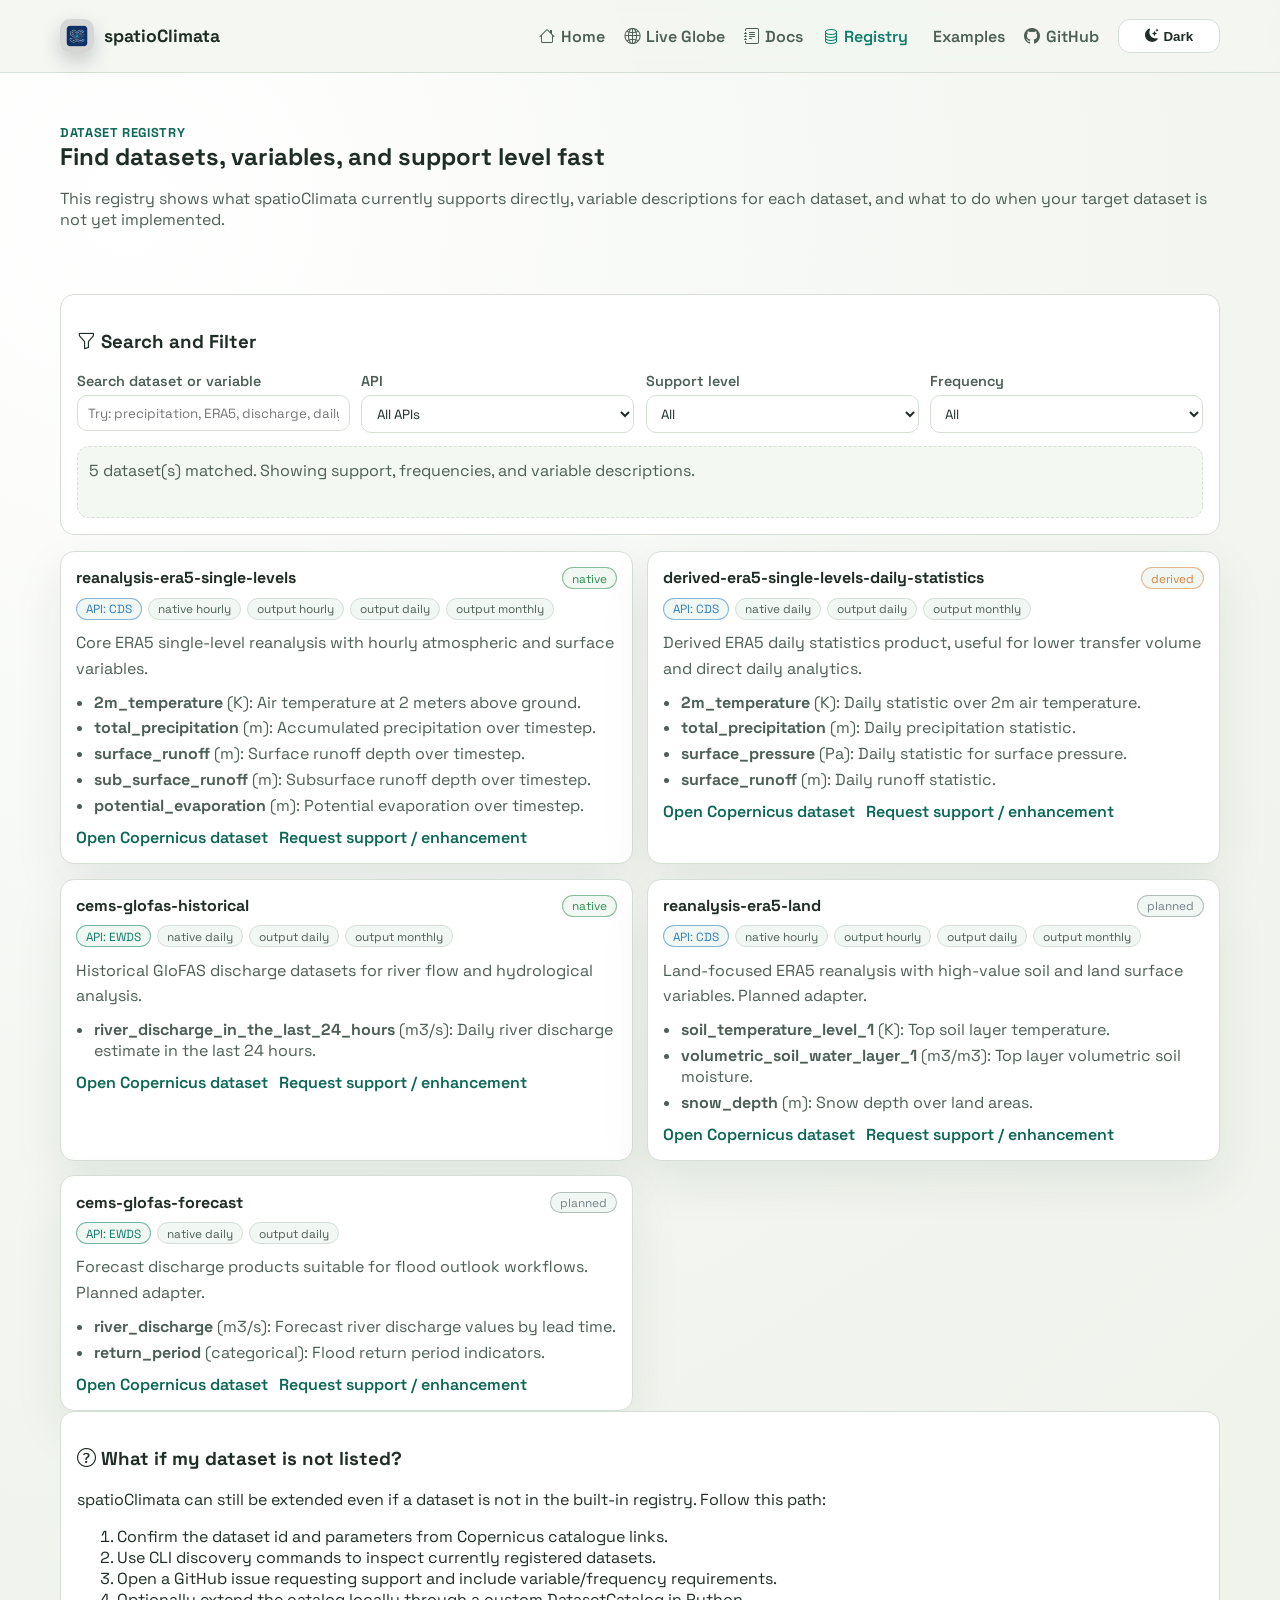
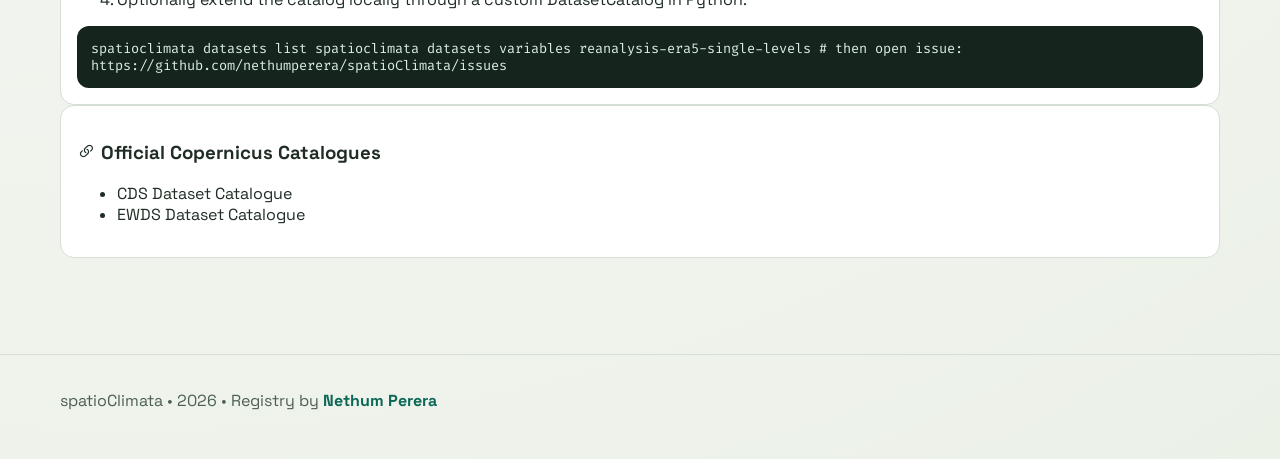
<file: website/pages/registry.html>
<!doctype html>
<html lang="en">
  <head>
    <meta charset="UTF-8" />
    <meta name="viewport" content="width=device-width, initial-scale=1.0" />
    <title>spatioClimata Dataset Registry</title>
    <meta
      name="description"
      content="Searchable spatioClimata dataset registry with variable descriptions, support status, and frequency capabilities."
    />
    <link rel="preconnect" href="https://fonts.googleapis.com" />
    <link rel="preconnect" href="https://fonts.gstatic.com" crossorigin />
    <link
      href="https://fonts.googleapis.com/css2?family=Fira+Code:wght@400;500&family=Space+Grotesk:wght@400;500;600;700&display=swap"
      rel="stylesheet"
    />
    <link
      rel="stylesheet"
      href="https://cdn.jsdelivr.net/npm/bootstrap-icons@1.11.3/font/bootstrap-icons.min.css"
    />
    <link rel="icon" type="image/png" href="../assets/images/logo.png" />
    <link rel="stylesheet" href="../assets/css/style.css" />
  </head>
  <body>
    <header class="site-header">
      <div class="container header-inner">
        <a class="brand" href="../index.html">
          <span class="brand-mark"></span>
          <span>spatioClimata</span>
        </a>
        <nav class="nav">
          <a href="../index.html"><i class="bi bi-house"></i>Home</a>
          <a href="globe.html"><i class="bi bi-globe2"></i>Live Globe</a>
          <a href="docs.html"><i class="bi bi-journal-text"></i>Docs</a>
          <a class="active" href="registry.html"><i class="bi bi-database"></i>Registry</a>
          <a href="examples.html"><i class="bi bi-flask"></i>Examples</a>
          <a href="https://github.com/nethumperera/spatioClimata" target="_blank" rel="noreferrer"><i class="bi bi-github"></i>GitHub</a>
          <button class="btn btn-outline theme-toggle" type="button" data-theme-toggle aria-label="Toggle dark mode">
            <i class="bi bi-moon-stars-fill"></i>
            <span data-theme-label>Dark</span>
          </button>
        </nav>
      </div>
    </header>

    <main>
      <section class="page-banner">
        <div class="container" data-reveal>
          <div class="eyebrow">Dataset Registry</div>
          <h1>Find datasets, variables, and support level fast</h1>
          <p class="section-lead">
            This registry shows what spatioClimata currently supports directly, variable descriptions for each dataset,
            and what to do when your target dataset is not yet implemented.
          </p>
        </div>
      </section>

      <section class="section" style="padding-top: 0">
        <div class="container">
          <article class="doc-item" data-reveal>
            <h3><i class="bi bi-funnel"></i> Search and Filter</h3>
            <div class="registry-toolbar">
              <div>
                <label for="registrySearch">Search dataset or variable</label>
                <input
                  id="registrySearch"
                  class="input"
                  type="text"
                  placeholder="Try: precipitation, ERA5, discharge, daily"
                />
              </div>
              <div>
                <label for="registryApi">API</label>
                <select id="registryApi" class="input">
                  <option value="all">All APIs</option>
                  <option value="cds">CDS</option>
                  <option value="ewds">EWDS</option>
                </select>
              </div>
              <div>
                <label for="registrySupport">Support level</label>
                <select id="registrySupport" class="input">
                  <option value="all">All</option>
                  <option value="native">Native support</option>
                  <option value="derived">Derived support</option>
                  <option value="planned">Planned</option>
                </select>
              </div>
              <div>
                <label for="registryFrequency">Frequency</label>
                <select id="registryFrequency" class="input">
                  <option value="all">All</option>
                  <option value="hourly">Hourly</option>
                  <option value="daily">Daily</option>
                  <option value="monthly">Monthly</option>
                </select>
              </div>
            </div>
            <div class="result-panel" id="registrySummary">Loading registry...</div>
          </article>

          <section id="registryContainer" class="registry-grid" data-reveal></section>

          <article class="doc-item" data-reveal>
            <h3><i class="bi bi-question-circle"></i> What if my dataset is not listed?</h3>
            <p>
              spatioClimata can still be extended even if a dataset is not in the built-in registry. Follow this path:
            </p>
            <ol>
              <li>Confirm the dataset id and parameters from Copernicus catalogue links.</li>
              <li>Use CLI discovery commands to inspect currently registered datasets.</li>
              <li>Open a GitHub issue requesting support and include variable/frequency requirements.</li>
              <li>Optionally extend the catalog locally through a custom DatasetCatalog in Python.</li>
            </ol>
            <div class="code">spatioclimata datasets list
spatioclimata datasets variables reanalysis-era5-single-levels
# then open issue: https://github.com/nethumperera/spatioClimata/issues</div>
          </article>

          <article class="doc-item" data-reveal>
            <h3><i class="bi bi-link-45deg"></i> Official Copernicus Catalogues</h3>
            <ul>
              <li><a href="https://cds.climate.copernicus.eu/datasets" target="_blank" rel="noreferrer">CDS Dataset Catalogue</a></li>
              <li><a href="https://ewds.climate.copernicus.eu/datasets" target="_blank" rel="noreferrer">EWDS Dataset Catalogue</a></li>
            </ul>
          </article>
        </div>
      </section>
    </main>

    <footer class="footer">
      <div class="container">
        <p>
          spatioClimata • <span data-year></span> • Registry by
          <a href="https://nethumperera.github.io/portfolio/" target="_blank" rel="noreferrer">Nethum Perera</a>
        </p>
      </div>
    </footer>

    <script src="../assets/js/main.js"></script>
  </body>
</html>
</file>
<file: website/assets/css/style.css>
:root {
  --bg-top: #ffffff;
  --bg-mid: #f3f6f1;
  --bg-bottom: #ecf1e8;
  --bg: #f3f6f1;
  --surface: #ffffff;
  --surface-soft: #eef4ea;
  --surface-deep: #13211b;
  --ink: #1f2d25;
  --ink-soft: #4d5f54;
  --accent: #0e7c68;
  --accent-strong: #0c6756;
  --accent-warm: #d98035;
  --accent-cool: #2e7dbd;
  --line: #d6dfd5;
  --success: #2d8a4f;
  --shadow: 0 20px 50px rgba(15, 40, 25, 0.08);
  --header-bg: rgba(243, 246, 241, 0.88);
  --hero-card-bg: linear-gradient(155deg, #16271f, #183129 70%);
  --hero-card-ink: #dceee5;
  --code-bg: #15241d;
  --code-ink: #dcf0e5;
  --result-bg: #f4f8f2;
  --tag-bg: #f1f7f2;
  --metric-bg: linear-gradient(150deg, #fbfffa, #f1f7ef);
  --stat-bg: rgba(255, 255, 255, 0.8);
  --timeline-bg: linear-gradient(150deg, #ffffff, #eef4ea);
  --logo-filter: brightness(0.86) contrast(0.96) saturate(0.9);
}

html {
  color-scheme: light;
}

html[data-theme="dark"] {
  color-scheme: dark;
  --bg-top: #141c19;
  --bg-mid: #101714;
  --bg-bottom: #0b1210;
  --bg: #101714;
  --surface: #17231e;
  --surface-soft: #1c2c25;
  --surface-deep: #0f1915;
  --ink: #e6f2eb;
  --ink-soft: #a7b9b0;
  --accent: #40b9a0;
  --accent-strong: #5ed4b8;
  --accent-warm: #f0a66a;
  --accent-cool: #8abfff;
  --line: #2c3d35;
  --success: #59c483;
  --shadow: 0 24px 52px rgba(0, 0, 0, 0.35);
  --header-bg: rgba(12, 18, 15, 0.84);
  --hero-card-bg: linear-gradient(160deg, #1b2f28, #12221d 72%);
  --hero-card-ink: #e2f4eb;
  --code-bg: #0f1815;
  --code-ink: #d6efe3;
  --result-bg: #131f1a;
  --tag-bg: #1b2b23;
  --metric-bg: linear-gradient(150deg, #1a2b24, #1e332a);
  --stat-bg: rgba(23, 35, 30, 0.92);
  --timeline-bg: linear-gradient(150deg, #1a2b24, #1f3129);
  --logo-filter: brightness(0.68) contrast(0.9) saturate(0.82);
}

* {
  box-sizing: border-box;
}

html,
body {
  margin: 0;
  padding: 0;
  background: radial-gradient(circle at 10% 10%, var(--bg-top) 0%, var(--bg-mid) 45%, var(--bg-bottom) 100%);
  color: var(--ink);
  font-family: "Space Grotesk", "Segoe UI", sans-serif;
  transition: background 0.3s ease, color 0.3s ease;
}

a {
  color: inherit;
  text-decoration: none;
}

.container {
  width: min(1160px, 92vw);
  margin: 0 auto;
}

.site-header {
  position: sticky;
  top: 0;
  z-index: 100;
  backdrop-filter: blur(10px);
  background: var(--header-bg);
  border-bottom: 1px solid var(--line);
}

.header-inner {
  display: flex;
  align-items: center;
  justify-content: space-between;
  min-height: 72px;
}

.brand {
  display: inline-flex;
  align-items: center;
  gap: 0.6rem;
  font-weight: 700;
  font-size: 1.1rem;
}

.brand-mark {
  width: 34px;
  height: 34px;
  border-radius: 10px;
  background-image: url("../images/logo.png");
  background-size: cover;
  background-position: center;
  box-shadow: 0 8px 20px rgba(6, 18, 40, 0.2);
  filter: var(--logo-filter);
  transition: filter 0.25s ease;
}

.nav {
  display: flex;
  align-items: center;
  gap: 1.2rem;
}

.nav a {
  color: var(--ink-soft);
  font-weight: 600;
}

.nav a:hover,
.nav a.active {
  color: var(--accent);
}

.nav a i {
  margin-right: 0.35rem;
}

.btn {
  display: inline-flex;
  align-items: center;
  justify-content: center;
  border-radius: 12px;
  font-weight: 700;
  padding: 0.7rem 1rem;
  border: 1px solid transparent;
  transition: all 0.2s ease;
}

.btn-primary {
  background: var(--accent);
  color: #fff;
}

.btn-primary:hover {
  background: var(--accent-strong);
  transform: translateY(-1px);
}

.btn-outline {
  border-color: var(--line);
  color: var(--ink);
  background: var(--surface);
}

.btn-outline.active {
  background: var(--accent);
  color: #fff;
  border-color: var(--accent);
}

.btn i {
  margin-right: 0.45rem;
}

.theme-toggle {
  min-width: 102px;
  padding: 0.55rem 0.75rem;
}

.theme-toggle i {
  margin-right: 0.35rem;
}

.hero {
  position: relative;
  padding: 5rem 0 3.8rem;
  overflow: hidden;
  background-image: url("../images/grid-overlay.svg");
  background-size: cover;
}

.hero::before,
.hero::after {
  content: "";
  position: absolute;
  border-radius: 50%;
  z-index: -1;
}

.hero::before {
  width: 540px;
  height: 540px;
  right: -180px;
  top: -170px;
  background: radial-gradient(circle at 35% 35%, rgba(14, 124, 104, 0.38), rgba(14, 124, 104, 0));
}

.hero::after {
  width: 420px;
  height: 420px;
  left: -160px;
  bottom: -140px;
  background: radial-gradient(circle at 30% 30%, rgba(217, 128, 53, 0.28), rgba(217, 128, 53, 0));
}

.hero-grid {
  display: grid;
  grid-template-columns: 1.15fr 1fr;
  gap: 2.3rem;
  align-items: center;
}

.eyebrow {
  color: var(--accent-strong);
  font-weight: 700;
  letter-spacing: 0.05em;
  text-transform: uppercase;
  font-size: 0.8rem;
}

.hero h1 {
  font-size: clamp(2rem, 4vw, 3.6rem);
  line-height: 1.05;
  margin: 0.7rem 0 1.1rem;
}

.hero h1 .accent {
  color: var(--accent-strong);
}

.hero p {
  color: var(--ink-soft);
  font-size: 1.08rem;
  line-height: 1.7;
  margin-bottom: 1.4rem;
}

.hero-actions {
  display: flex;
  align-items: center;
  gap: 0.7rem;
  flex-wrap: wrap;
}

.stat-row {
  margin-top: 1.2rem;
  display: grid;
  grid-template-columns: repeat(3, minmax(0, 1fr));
  gap: 0.7rem;
}

.stat {
  background: var(--stat-bg);
  border: 1px solid var(--line);
  border-radius: 14px;
  padding: 0.9rem;
  position: relative;
}

.stat b {
  display: block;
  font-size: 1.2rem;
}

.stat i {
  position: absolute;
  right: 10px;
  top: 10px;
  color: var(--accent);
  opacity: 0.8;
}

.hero-card {
  background: var(--hero-card-bg);
  color: var(--hero-card-ink);
  border-radius: 18px;
  box-shadow: var(--shadow);
  overflow: hidden;
}

.hero-card-header {
  display: flex;
  justify-content: space-between;
  align-items: center;
  border-bottom: 1px solid rgba(255, 255, 255, 0.12);
  padding: 0.9rem 1rem;
  font-size: 0.86rem;
}

.hero-card pre {
  margin: 0;
  padding: 1rem;
  overflow-x: auto;
  font-family: "Fira Code", "Consolas", monospace;
  font-size: 0.86rem;
  line-height: 1.6;
}

.section {
  padding: 4rem 0;
}

.section h2 {
  font-size: clamp(1.5rem, 2.7vw, 2.4rem);
  margin: 0 0 0.6rem;
}

.section-lead {
  color: var(--ink-soft);
  margin-bottom: 2rem;
}

.grid-3 {
  display: grid;
  grid-template-columns: repeat(3, minmax(0, 1fr));
  gap: 1rem;
}

.card {
  background: var(--surface);
  border: 1px solid var(--line);
  border-radius: 18px;
  padding: 1.2rem;
  box-shadow: var(--shadow);
}

.card .feature-head {
  display: flex;
  align-items: center;
  gap: 0.6rem;
}

.card .feature-head i {
  color: var(--accent);
  font-size: 1.1rem;
}

.card h3 {
  margin-top: 0;
  margin-bottom: 0.5rem;
}

.card p {
  margin: 0;
  color: var(--ink-soft);
  line-height: 1.7;
}

.timeline {
  display: grid;
  grid-template-columns: repeat(2, minmax(0, 1fr));
  gap: 1rem;
}

.timeline-item {
  background: var(--timeline-bg);
  border: 1px solid var(--line);
  border-radius: 16px;
  padding: 1rem;
}

.timeline-item .step {
  color: var(--accent);
  font-weight: 700;
  font-size: 0.84rem;
  text-transform: uppercase;
}

.timeline-item h3 i {
  color: var(--accent-cool);
  margin-right: 0.45rem;
}

.science-grid {
  display: grid;
  grid-template-columns: 1.2fr 0.8fr;
  gap: 1rem;
}

.chart-card {
  border-radius: 18px;
  background: var(--surface);
  border: 1px solid var(--line);
  box-shadow: var(--shadow);
  padding: 1rem;
}

.chart-card h3 {
  margin-top: 0;
}

.chart-wrap {
  width: 100%;
  min-height: 280px;
  height: 320px;
}

.science-controls {
  border-radius: 18px;
  background: var(--surface);
  border: 1px solid var(--line);
  box-shadow: var(--shadow);
  padding: 1rem;
}

.science-controls h3 {
  margin-top: 0;
}

.form-grid {
  display: grid;
  grid-template-columns: repeat(2, minmax(0, 1fr));
  gap: 0.6rem;
}

.form-grid .full {
  grid-column: 1 / -1;
}

.input {
  width: 100%;
  border: 1px solid var(--line);
  border-radius: 10px;
  background: var(--surface);
  padding: 0.55rem 0.65rem;
  color: var(--ink);
  font-family: inherit;
}

.input:focus {
  outline: 2px solid rgba(14, 124, 104, 0.25);
  border-color: var(--accent);
}

label {
  display: block;
  margin-bottom: 0.32rem;
  font-weight: 600;
  color: var(--ink-soft);
  font-size: 0.9rem;
}

.result-panel {
  margin-top: 0.8rem;
  background: var(--result-bg);
  border: 1px dashed var(--line);
  border-radius: 12px;
  padding: 0.7rem;
  color: var(--ink-soft);
  line-height: 1.6;
  min-height: 72px;
}

.metric-grid {
  margin-top: 1rem;
  display: grid;
  grid-template-columns: repeat(4, minmax(0, 1fr));
  gap: 0.7rem;
}

.metric {
  background: var(--metric-bg);
  border: 1px solid var(--line);
  border-radius: 14px;
  padding: 0.75rem;
  text-align: center;
}

.metric b {
  font-size: 1.2rem;
  display: block;
  color: var(--accent-strong);
}

.image-strip {
  margin-top: 1.2rem;
  display: grid;
  grid-template-columns: repeat(3, minmax(0, 1fr));
  gap: 0.8rem;
}

.image-card {
  background: var(--surface);
  border: 1px solid var(--line);
  border-radius: 16px;
  overflow: hidden;
  box-shadow: var(--shadow);
}

.image-card img {
  width: 100%;
  height: 170px;
  object-fit: cover;
  display: block;
}

.image-card .meta {
  padding: 0.8rem;
}

.image-card .meta h4 {
  margin: 0 0 0.4rem;
}

.image-card .meta p {
  margin: 0;
  color: var(--ink-soft);
}

.tag-list {
  display: flex;
  flex-wrap: wrap;
  gap: 0.45rem;
  margin-top: 0.6rem;
}

.tag {
  background: var(--tag-bg);
  border: 1px solid var(--line);
  border-radius: 999px;
  padding: 0.2rem 0.6rem;
  font-size: 0.78rem;
  color: var(--ink-soft);
}

.docs-accordion details {
  background: var(--surface);
  border: 1px solid var(--line);
  border-radius: 12px;
  padding: 0.75rem;
}

.docs-accordion details + details {
  margin-top: 0.6rem;
}

.docs-accordion summary {
  cursor: pointer;
  font-weight: 700;
}

.docs-accordion summary i {
  color: var(--accent);
  margin-right: 0.35rem;
}

.equation {
  margin-top: 0.7rem;
  background: var(--code-bg);
  color: var(--code-ink);
  border-radius: 12px;
  padding: 0.8rem;
  font-family: "Space Grotesk", "Segoe UI", sans-serif;
  font-size: 0.92rem;
  line-height: 1.55;
  overflow-x: auto;
}

.equation p {
  margin: 0 0 0.45rem;
}

.equation p:last-child {
  margin-bottom: 0;
}

.equation mjx-container {
  margin: 0.35rem 0 !important;
}

.cta {
  margin-top: 2.2rem;
  background: linear-gradient(130deg, #113b30, #175547);
  border-radius: 20px;
  color: #e8f4ef;
  padding: 1.6rem;
  display: flex;
  justify-content: space-between;
  align-items: center;
  gap: 1rem;
  flex-wrap: wrap;
}

.footer {
  margin-top: 2rem;
  border-top: 1px solid var(--line);
  padding: 1.2rem 0 2rem;
  color: var(--ink-soft);
}

.footer a {
  color: var(--accent-strong);
  font-weight: 700;
}

.page-banner {
  padding: 3.2rem 0 2rem;
}

.page-banner h1 {
  margin: 0 0 0.6rem;
}

.doc-list {
  display: grid;
  gap: 0.8rem;
}

.doc-item {
  background: var(--surface);
  border: 1px solid var(--line);
  border-radius: 14px;
  padding: 1rem;
}

.registry-toolbar {
  display: grid;
  grid-template-columns: repeat(4, minmax(0, 1fr));
  gap: 0.7rem;
}

.registry-grid {
  margin-top: 1rem;
  display: grid;
  grid-template-columns: repeat(2, minmax(0, 1fr));
  gap: 0.9rem;
}

.dataset-card {
  background: var(--surface);
  border: 1px solid var(--line);
  border-radius: 14px;
  box-shadow: var(--shadow);
  padding: 0.95rem;
}

.dataset-head {
  display: flex;
  align-items: start;
  justify-content: space-between;
  gap: 0.5rem;
}

.dataset-head h4 {
  margin: 0;
  font-size: 1rem;
}

.dataset-meta {
  margin-top: 0.55rem;
  display: flex;
  flex-wrap: wrap;
  gap: 0.4rem;
}

.badge {
  border-radius: 999px;
  border: 1px solid var(--line);
  padding: 0.15rem 0.55rem;
  font-size: 0.74rem;
  color: var(--ink-soft);
  background: var(--tag-bg);
}

.badge.api-cds {
  border-color: #2e7dbd88;
  color: #2e7dbd;
}

.badge.api-ewds {
  border-color: #0e7c6888;
  color: #0e7c68;
}

.badge.support-native {
  border-color: #2d8a4f88;
  color: #2d8a4f;
}

.badge.support-derived {
  border-color: #d9803588;
  color: #d98035;
}

.badge.support-planned {
  border-color: #7f8c8d88;
  color: #728086;
}

html[data-theme="dark"] .badge.api-cds {
  border-color: #74aee8aa;
  color: #95c9ff;
}

html[data-theme="dark"] .badge.api-ewds {
  border-color: #59cbb6aa;
  color: #7de6d2;
}

html[data-theme="dark"] .badge.support-native {
  border-color: #6bd693aa;
  color: #8ef0b3;
}

html[data-theme="dark"] .badge.support-derived {
  border-color: #f0ba86aa;
  color: #ffd2aa;
}

html[data-theme="dark"] .badge.support-planned {
  border-color: #a4b3bdaa;
  color: #c6d0d7;
}

.dataset-card p {
  margin: 0.65rem 0;
  color: var(--ink-soft);
  line-height: 1.6;
}

.dataset-variables {
  margin: 0.5rem 0 0;
  padding-left: 1.1rem;
}

.dataset-variables li {
  margin-bottom: 0.3rem;
  color: var(--ink-soft);
}

.dataset-links {
  margin-top: 0.7rem;
  display: flex;
  gap: 0.65rem;
  flex-wrap: wrap;
}

.dataset-links a {
  color: var(--accent-strong);
  font-weight: 600;
}

.empty-state {
  border: 1px dashed var(--line);
  border-radius: 12px;
  padding: 1rem;
  color: var(--ink-soft);
  background: var(--result-bg);
}

.code {
  background: var(--code-bg);
  color: var(--code-ink);
  border-radius: 12px;
  padding: 0.9rem;
  font-family: "Fira Code", "Consolas", monospace;
  font-size: 0.85rem;
  overflow-x: auto;
}

.reveal {
  opacity: 0;
  transform: translateY(16px);
  transition: opacity 0.5s ease, transform 0.5s ease;
}

.reveal.in {
  opacity: 1;
  transform: translateY(0);
}

@media (max-width: 960px) {
  .hero-grid {
    grid-template-columns: 1fr;
  }

  .science-grid {
    grid-template-columns: 1fr;
  }

  .metric-grid {
    grid-template-columns: repeat(2, minmax(0, 1fr));
  }

  .image-strip {
    grid-template-columns: 1fr;
  }

  .grid-3,
  .timeline {
    grid-template-columns: 1fr;
  }

  .registry-toolbar,
  .registry-grid {
    grid-template-columns: 1fr;
  }
}

@media (max-width: 640px) {
  .header-inner {
    min-height: 64px;
    flex-wrap: wrap;
    padding: 0.5rem 0;
  }

  .nav {
    gap: 0.7rem;
    font-size: 0.94rem;
    flex-wrap: wrap;
  }

  .hero {
    padding-top: 3.6rem;
  }

  .stat-row {
    grid-template-columns: 1fr;
  }

  .form-grid {
    grid-template-columns: 1fr;
  }

  .metric-grid {
    grid-template-columns: 1fr;
  }
}
</file>
